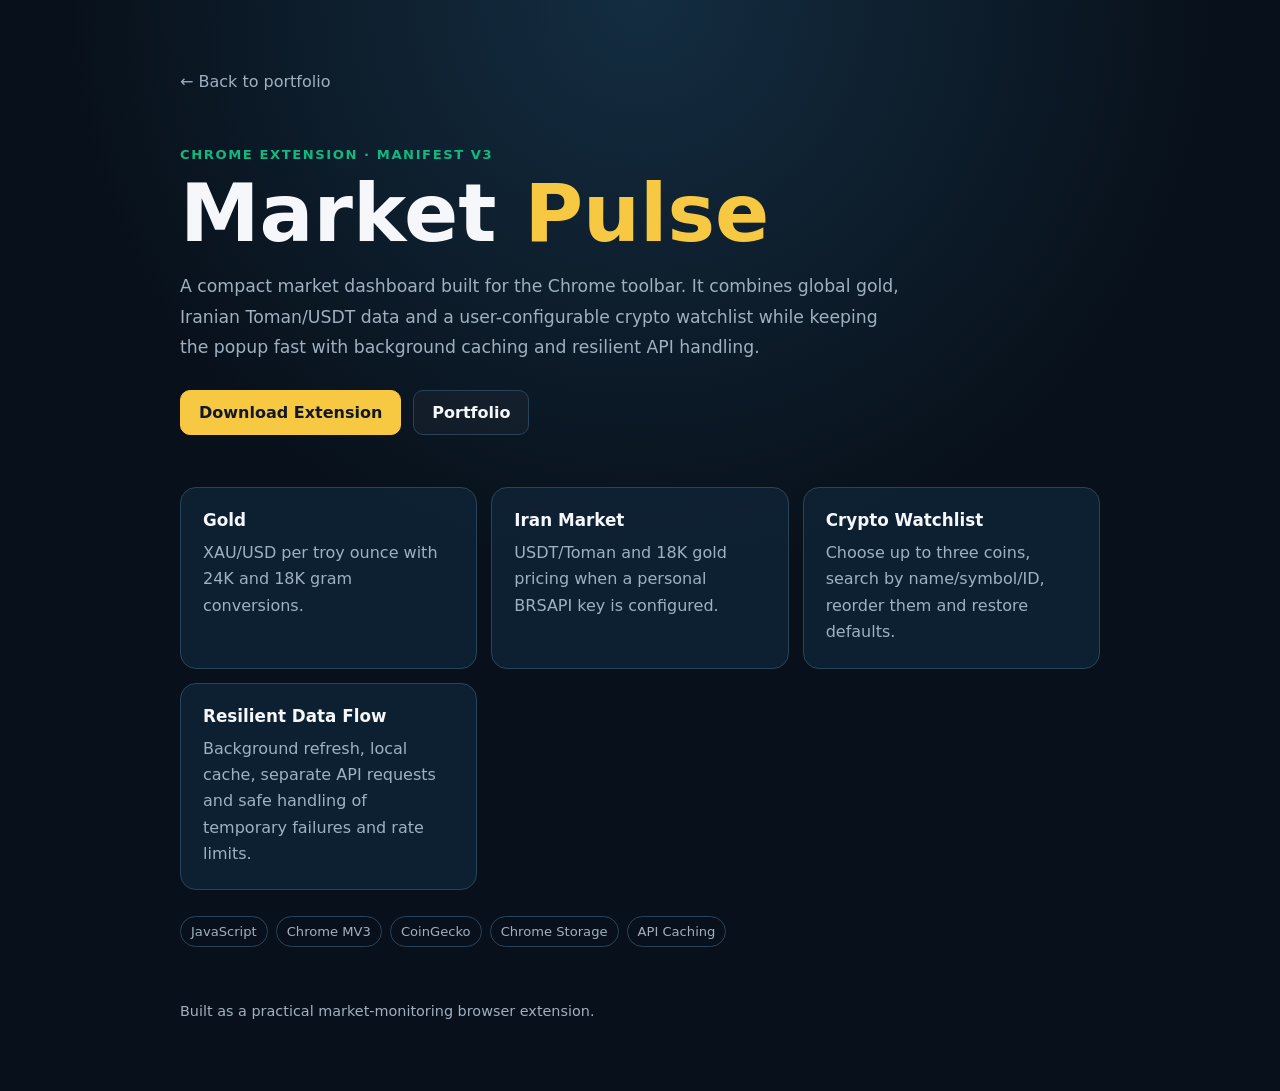
<file: index.html>
<!doctype html>
<html lang="en">
<head>
  <meta charset="utf-8">
  <meta name="viewport" content="width=device-width,initial-scale=1">
  <title>Market Pulse — Ali Portfolio</title>
  <meta name="description" content="Market Pulse Chrome extension — a fast market snapshot for gold, Toman/USDT and customizable crypto prices.">
  <style>
    :root{color-scheme:dark;--bg:#08111b;--surface:#0f2436;--border:#29445a;--text:#f5f7fa;--muted:#9fb0c1;--gold:#f7c842;--green:#10b981}
    *{box-sizing:border-box}body{margin:0;background:radial-gradient(circle at top,#142d41 0,#08111b 45%);font-family:Inter,system-ui,-apple-system,Segoe UI,sans-serif;color:var(--text);min-height:100vh}
    main{width:min(920px,calc(100% - 32px));margin:0 auto;padding:72px 0}.back{color:var(--muted);text-decoration:none}.back:hover{color:var(--gold)}
    .eyebrow{margin-top:56px;color:var(--green);font-size:.82rem;font-weight:700;letter-spacing:.12em;text-transform:uppercase}.hero h1{font-size:clamp(2.5rem,7vw,5rem);line-height:1;margin:12px 0}.hero h1 span{color:var(--gold)}.hero p{max-width:720px;color:var(--muted);font-size:1.08rem;line-height:1.75}
    .actions{display:flex;gap:12px;flex-wrap:wrap;margin:28px 0 52px}.btn{display:inline-flex;align-items:center;justify-content:center;padding:12px 18px;border-radius:10px;text-decoration:none;font-weight:700;border:1px solid var(--border)}.primary{background:var(--gold);color:#111827;border-color:var(--gold)}.secondary{color:var(--text);background:rgba(255,255,255,.03)}
    .grid{display:grid;grid-template-columns:repeat(auto-fit,minmax(220px,1fr));gap:14px}.card{background:rgba(15,36,54,.82);border:1px solid var(--border);border-radius:16px;padding:22px}.card h2{font-size:1.05rem;margin:0 0 10px}.card p{color:var(--muted);line-height:1.65;margin:0}.tags{display:flex;flex-wrap:wrap;gap:8px;margin-top:26px}.tag{padding:7px 10px;border:1px solid var(--border);border-radius:999px;color:var(--muted);font-size:.82rem}.footer{margin-top:56px;color:var(--muted);font-size:.9rem}
  </style>
</head>
<body>
<main>
  <a class="back" href="../../#projects">← Back to portfolio</a>
  <section class="hero">
    <div class="eyebrow">Chrome Extension · Manifest V3</div>
    <h1>Market <span>Pulse</span></h1>
    <p>A compact market dashboard built for the Chrome toolbar. It combines global gold, Iranian Toman/USDT data and a user-configurable crypto watchlist while keeping the popup fast with background caching and resilient API handling.</p>
    <div class="actions">
      <a class="btn primary" href="market-pulse.zip" download>Download Extension</a>
      <a class="btn secondary" href="../../#projects">Portfolio</a>
    </div>
  </section>
  <section class="grid">
    <article class="card"><h2>Gold</h2><p>XAU/USD per troy ounce with 24K and 18K gram conversions.</p></article>
    <article class="card"><h2>Iran Market</h2><p>USDT/Toman and 18K gold pricing when a personal BRSAPI key is configured.</p></article>
    <article class="card"><h2>Crypto Watchlist</h2><p>Choose up to three coins, search by name/symbol/ID, reorder them and restore defaults.</p></article>
    <article class="card"><h2>Resilient Data Flow</h2><p>Background refresh, local cache, separate API requests and safe handling of temporary failures and rate limits.</p></article>
  </section>
  <div class="tags"><span class="tag">JavaScript</span><span class="tag">Chrome MV3</span><span class="tag">CoinGecko</span><span class="tag">Chrome Storage</span><span class="tag">API Caching</span></div>
  <div class="footer">Built as a practical market-monitoring browser extension.</div>
</main>
</body>
</html>
</file>
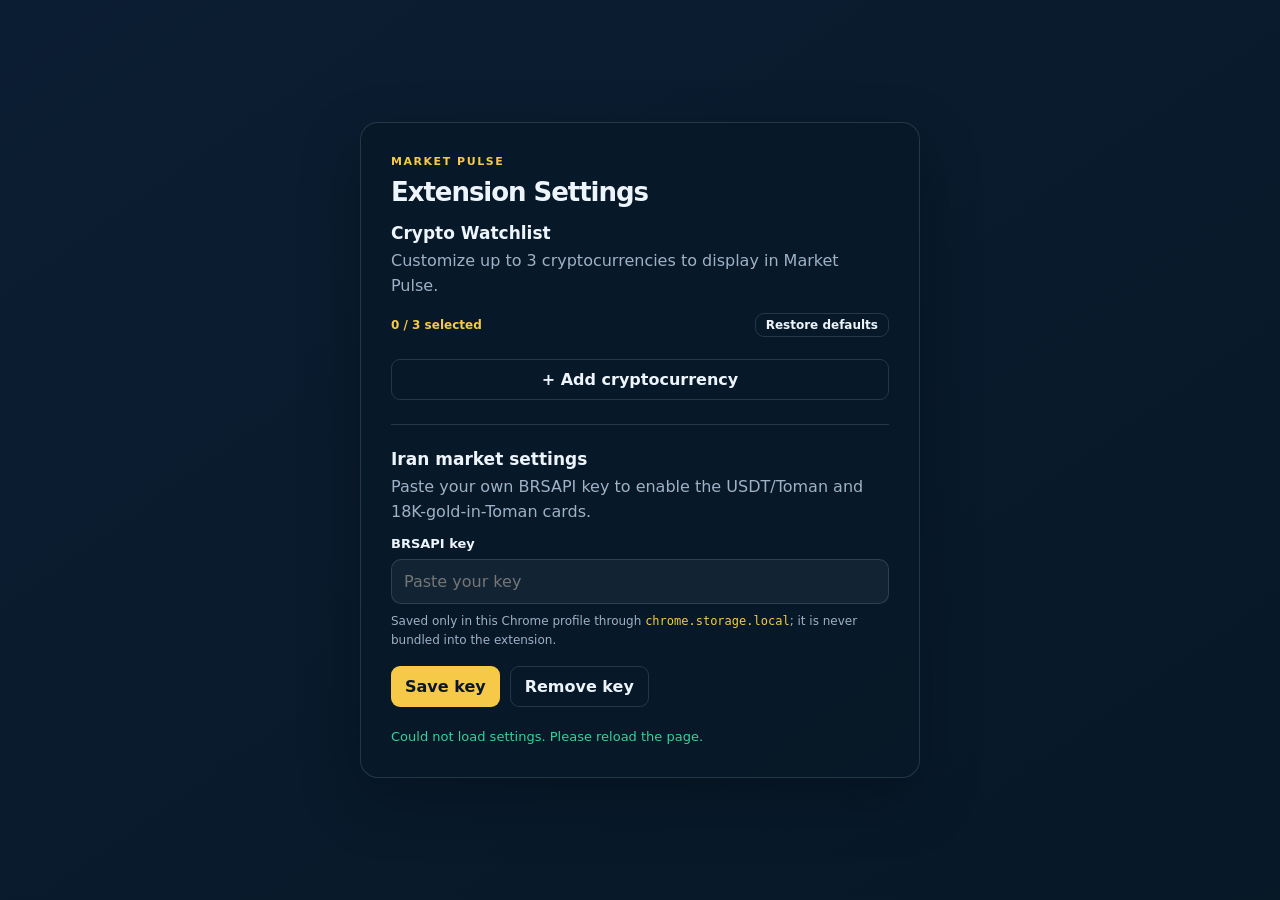
<file: options.html>
<!doctype html>
<html lang="en">
  <head>
    <meta charset="utf-8" />
    <meta name="viewport" content="width=device-width, initial-scale=1" />
    <title>Market Pulse settings</title>
    <link rel="stylesheet" href="options.css" />
  </head>
  <body>
    <main class="settings-card">
      <p class="eyebrow">MARKET PULSE</p>
      <h1>Extension Settings</h1>

      <section class="settings-section">
        <h2>Crypto Watchlist</h2>
        <p>Customize up to 3 cryptocurrencies to display in Market Pulse.</p>

        <div class="watchlist-header">
          <span id="watchlist-count" class="count-badge">0 / 3 selected</span>
          <button id="restore-defaults" class="secondary text-button" type="button">Restore defaults</button>
        </div>

        <ul id="watchlist-list" class="watchlist-list" aria-label="Crypto watchlist">
          <!-- Dynamically populated -->
        </ul>

        <div id="add-container" class="add-container">
          <button id="show-add-btn" class="secondary full-width" type="button">+ Add cryptocurrency</button>
        </div>

        <div id="search-modal" class="search-box hidden">
          <label for="coin-search-input">Search cryptocurrency</label>
          <div class="search-input-wrapper">
            <input id="coin-search-input" type="search" placeholder="Type name or symbol (e.g. solana, SOL)..." autocomplete="off" />
            <button id="close-search-btn" class="secondary text-button" type="button" aria-label="Close search">✕</button>
          </div>
          <div id="search-results" class="search-results" aria-live="polite">
            <!-- Search results list -->
          </div>
        </div>
      </section>

      <section class="settings-section divider">
        <h2>Iran market settings</h2>
        <p>Paste your own BRSAPI key to enable the USDT/Toman and 18K-gold-in-Toman cards.</p>

        <label for="brsapi-key">BRSAPI key</label>
        <input id="brsapi-key" type="password" autocomplete="off" placeholder="Paste your key" />
        <p class="hint">Saved only in this Chrome profile through <code>chrome.storage.local</code>; it is never bundled into the extension.</p>

        <div class="actions">
          <button id="save" type="button">Save key</button>
          <button id="remove" class="secondary" type="button">Remove key</button>
        </div>
      </section>

      <p id="status" role="status" aria-live="polite"></p>
    </main>
    <script src="utils.js"></script>
    <script src="options.js"></script>
  </body>
</html>
</file>
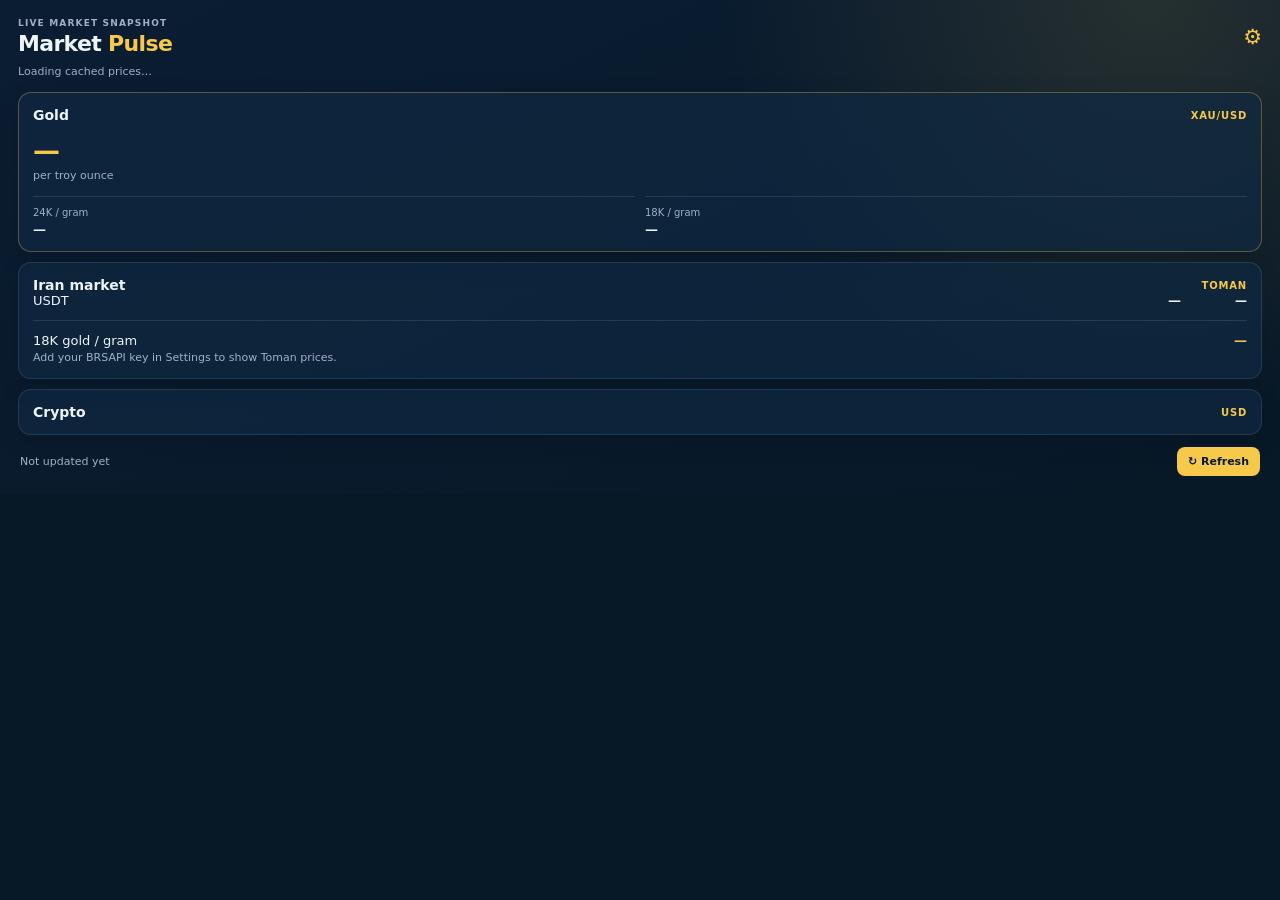
<file: popup.html>
<!doctype html>
<html lang="en">
  <head>
    <meta charset="utf-8" />
    <meta name="viewport" content="width=device-width, initial-scale=1" />
    <title>Market Pulse</title>
    <link rel="stylesheet" href="popup.css" />
  </head>
  <body>
    <main class="popup-shell">
      <header class="topbar">
        <div>
          <p class="eyebrow">LIVE MARKET SNAPSHOT</p>
          <h1>Market <span>Pulse</span></h1>
        </div>
        <a class="settings-link" href="options.html" target="_blank" aria-label="Open settings">⚙</a>
      </header>

      <p id="status" class="status" aria-live="polite">Loading cached prices…</p>

      <section class="panel gold-panel" aria-labelledby="gold-heading">
        <div class="panel-heading">
          <h2 id="gold-heading">Gold</h2>
          <span class="asset-chip">XAU/USD</span>
        </div>
        <div class="primary-price" id="gold-ounce">—</div>
        <p class="price-label">per troy ounce</p>
        <dl class="stats-grid">
          <div><dt>24K / gram</dt><dd id="gold-24k">—</dd></div>
          <div><dt>18K / gram</dt><dd id="gold-18k-usd">—</dd></div>
        </dl>
      </section>

      <section class="panel toman-panel" aria-labelledby="toman-heading">
        <div class="panel-heading">
          <h2 id="toman-heading">Iran market</h2>
          <span class="asset-chip">TOMAN</span>
        </div>
        <div id="toman-content">
          <div class="row"><span>USDT</span><strong id="usdt-toman">—</strong><span id="usdt-change" class="change">—</span></div>
          <div class="toman-gold"><span>18K gold / gram</span><strong id="gold-18k-toman">—</strong></div>
        </div>
        <p id="toman-note" class="subtle">Add your BRSAPI key in Settings to show Toman prices.</p>
      </section>

      <section class="panel crypto-panel" aria-labelledby="crypto-heading">
        <div class="panel-heading">
          <h2 id="crypto-heading">Crypto</h2>
          <span class="asset-chip">USD</span>
        </div>
        <div id="crypto-container"></div>
      </section>

      <footer>
        <span id="last-updated">Not updated yet</span>
        <button id="refresh-button" type="button">↻ Refresh</button>
      </footer>
    </main>
    <script src="utils.js"></script>
    <script src="popup.js"></script>
  </body>
</html>
</file>
<file: options.css>
:root {
  --navy-950: #071827;
  --navy-900: #0b1d32;
  --gold-400: #f7c948;
  --emerald-400: #34d399;
  --text: #edf4fb;
  --muted: #9db2c7;
  --line: rgba(157, 178, 199, 0.2);
}

* { box-sizing: border-box; }
body {
  min-height: 100vh;
  margin: 0;
  display: grid;
  place-items: center;
  padding: 24px;
  color: var(--text);
  background: linear-gradient(145deg, var(--navy-900), var(--navy-950));
  font-family: Inter, ui-sans-serif, system-ui, -apple-system, BlinkMacSystemFont, "Segoe UI", sans-serif;
}
.settings-card {
  width: min(100%, 560px);
  padding: 30px;
  border: 1px solid var(--line);
  border-radius: 18px;
  background: rgba(7, 24, 39, 0.72);
  box-shadow: 0 22px 60px rgba(0, 0, 0, 0.25);
}
.eyebrow { margin: 0 0 7px; color: var(--gold-400); font-size: 11px; font-weight: 800; letter-spacing: 0.14em; }
h1 { margin: 0 0 16px; font-size: 26px; letter-spacing: -0.04em; }
h2 { margin: 0 0 6px; font-size: 17px; color: var(--text); }
p { color: var(--muted); line-height: 1.55; margin: 0 0 12px; }
label { display: block; margin: 12px 0 8px; color: var(--text); font-size: 13px; font-weight: 700; }
input {
  width: 100%;
  border: 1px solid var(--line);
  border-radius: 10px;
  padding: 12px;
  color: var(--text);
  background: rgba(157, 178, 199, 0.08);
  font: inherit;
}
input:focus { outline: 2px solid var(--gold-400); outline-offset: 2px; }
.hint { margin-top: 8px; font-size: 12px; }
code { color: var(--gold-400); }
.actions { display: flex; gap: 10px; margin-top: 16px; }
button { border: 0; border-radius: 9px; padding: 10px 14px; color: var(--navy-950); background: var(--gold-400); cursor: pointer; font: inherit; font-weight: 800; }
button.secondary { border: 1px solid var(--line); color: var(--text); background: transparent; }
button:disabled { opacity: 0.4; cursor: not-allowed; }
#status { min-height: 20px; margin: 16px 0 0; color: var(--emerald-400); font-size: 13px; }

.settings-section { margin-bottom: 20px; }
.settings-section.divider { border-top: 1px solid var(--line); padding-top: 24px; margin-top: 24px; }
.watchlist-header { display: flex; justify-content: space-between; align-items: center; margin: 14px 0 10px; }
.count-badge { font-size: 12px; font-weight: 700; color: var(--gold-400); }
.text-button { padding: 4px 10px; font-size: 12px; }
.watchlist-list { list-style: none; padding: 0; margin: 0 0 12px; display: grid; gap: 8px; }
.watchlist-item {
  display: flex;
  align-items: center;
  justify-content: space-between;
  padding: 10px 14px;
  background: rgba(157, 178, 199, 0.06);
  border: 1px solid var(--line);
  border-radius: 10px;
}
.coin-info { display: flex; align-items: center; gap: 8px; }
.coin-symbol { color: var(--muted); font-size: 12px; font-weight: 600; text-transform: uppercase; }
.item-actions { display: flex; gap: 6px; }
.icon-button { padding: 4px 8px; font-size: 12px; min-width: 28px; height: 28px; display: inline-flex; align-items: center; justify-content: center; }
.full-width { width: 100%; text-align: center; }
.hidden { display: none !important; }
.search-box {
  background: rgba(11, 29, 50, 0.95);
  border: 1px solid var(--gold-400);
  border-radius: 12px;
  padding: 14px;
  margin-top: 12px;
}
.search-input-wrapper { display: flex; gap: 8px; margin-bottom: 8px; }
.search-results {
  max-height: 200px;
  overflow-y: auto;
  margin-top: 8px;
  display: grid;
  gap: 6px;
}
.search-result-item {
  display: flex;
  align-items: center;
  justify-content: space-between;
  padding: 8px 12px;
  border-radius: 8px;
  background: rgba(157, 178, 199, 0.08);
}
.search-result-item:hover { background: rgba(157, 178, 199, 0.16); }
</file>
<file: popup.css>
:root {
  --navy-950: #071827;
  --navy-900: #0b1d32;
  --navy-800: #102a43;
  --navy-700: #183b56;
  --gold-400: #f7c948;
  --gold-500: #c99632;
  --emerald-400: #34d399;
  --rose-400: #fb7185;
  --text: #edf4fb;
  --muted: #9db2c7;
  --line: rgba(157, 178, 199, 0.16);
}

* { box-sizing: border-box; }

body {
  margin: 0;
  min-width: 370px;
  color: var(--text);
  background: var(--navy-950);
  font-family: Inter, ui-sans-serif, system-ui, -apple-system, BlinkMacSystemFont, "Segoe UI", sans-serif;
}

.popup-shell {
  padding: 18px;
  background:
    radial-gradient(circle at 90% 0%, rgba(247, 201, 72, 0.12), transparent 34%),
    linear-gradient(155deg, var(--navy-900), var(--navy-950));
}

.topbar, .panel-heading, .row, .toman-gold, .crypto-row, footer {
  display: flex;
  align-items: center;
  justify-content: space-between;
}

.topbar { margin-bottom: 9px; }
.eyebrow { margin: 0 0 3px; color: var(--muted); font-size: 9px; font-weight: 700; letter-spacing: 0.13em; }
h1, h2, p { margin-top: 0; }
h1 { margin-bottom: 0; font-size: 22px; letter-spacing: -0.03em; }
h1 span { color: var(--gold-400); }
h2 { margin: 0; font-size: 14px; }

.settings-link {
  color: var(--gold-400);
  font-size: 21px;
  line-height: 1;
  text-decoration: none;
}

.status { min-height: 17px; margin: 0 0 10px; color: var(--muted); font-size: 11px; }
.status.error { color: var(--rose-400); }

.panel {
  margin-bottom: 10px;
  padding: 14px;
  border: 1px solid var(--line);
  border-radius: 13px;
  background: rgba(16, 42, 67, 0.66);
  box-shadow: 0 8px 24px rgba(0, 0, 0, 0.12);
}

.gold-panel { border-color: rgba(247, 201, 72, 0.32); }
.asset-chip { color: var(--gold-400); font-size: 10px; font-weight: 750; letter-spacing: 0.08em; }
.primary-price { margin-top: 12px; color: var(--gold-400); font-size: 27px; font-weight: 800; letter-spacing: -0.04em; }
.price-label, .subtle { margin: 3px 0 0; color: var(--muted); font-size: 11px; }

.stats-grid { display: grid; grid-template-columns: 1fr 1fr; gap: 10px; margin: 14px 0 0; }
.stats-grid div { padding-top: 10px; border-top: 1px solid var(--line); }
dt { color: var(--muted); font-size: 10px; }
dd { margin: 4px 0 0; font-size: 13px; font-weight: 700; }

.row, .toman-gold { gap: 8px; font-size: 13px; }
.row strong, .toman-gold strong { margin-left: auto; }
.toman-gold { margin-top: 12px; padding-top: 12px; border-top: 1px solid var(--line); }
.toman-gold strong { color: var(--gold-400); }

.crypto-row { padding: 10px 0; border-top: 1px solid var(--line); }
.crypto-row:first-of-type { margin-top: 8px; }
.crypto-row:last-child { padding-bottom: 0; }
.crypto-row div { display: grid; gap: 3px; }
.coin-name { color: var(--muted); font-size: 10px; }
.crypto-row strong { font-size: 14px; }

.crypto-empty { padding: 10px 0 4px; text-align: center; }
.crypto-empty p { margin: 0 0 6px; }
.settings-inline-link { color: var(--gold-400); font-size: 11px; text-decoration: underline; }

.change { min-width: 58px; font-size: 12px; font-weight: 750; text-align: right; }
.change.positive { color: var(--emerald-400); }
.change.negative { color: var(--rose-400); }

footer { gap: 12px; padding: 2px 2px 0; color: var(--muted); font-size: 11px; }
button {
  border: 1px solid rgba(247, 201, 72, 0.5);
  border-radius: 8px;
  padding: 7px 10px;
  color: var(--navy-950);
  background: var(--gold-400);
  cursor: pointer;
  font: inherit;
  font-size: 11px;
  font-weight: 800;
}
button:hover { background: #ffe083; }
button:disabled { cursor: wait; opacity: 0.65; }
</file>
